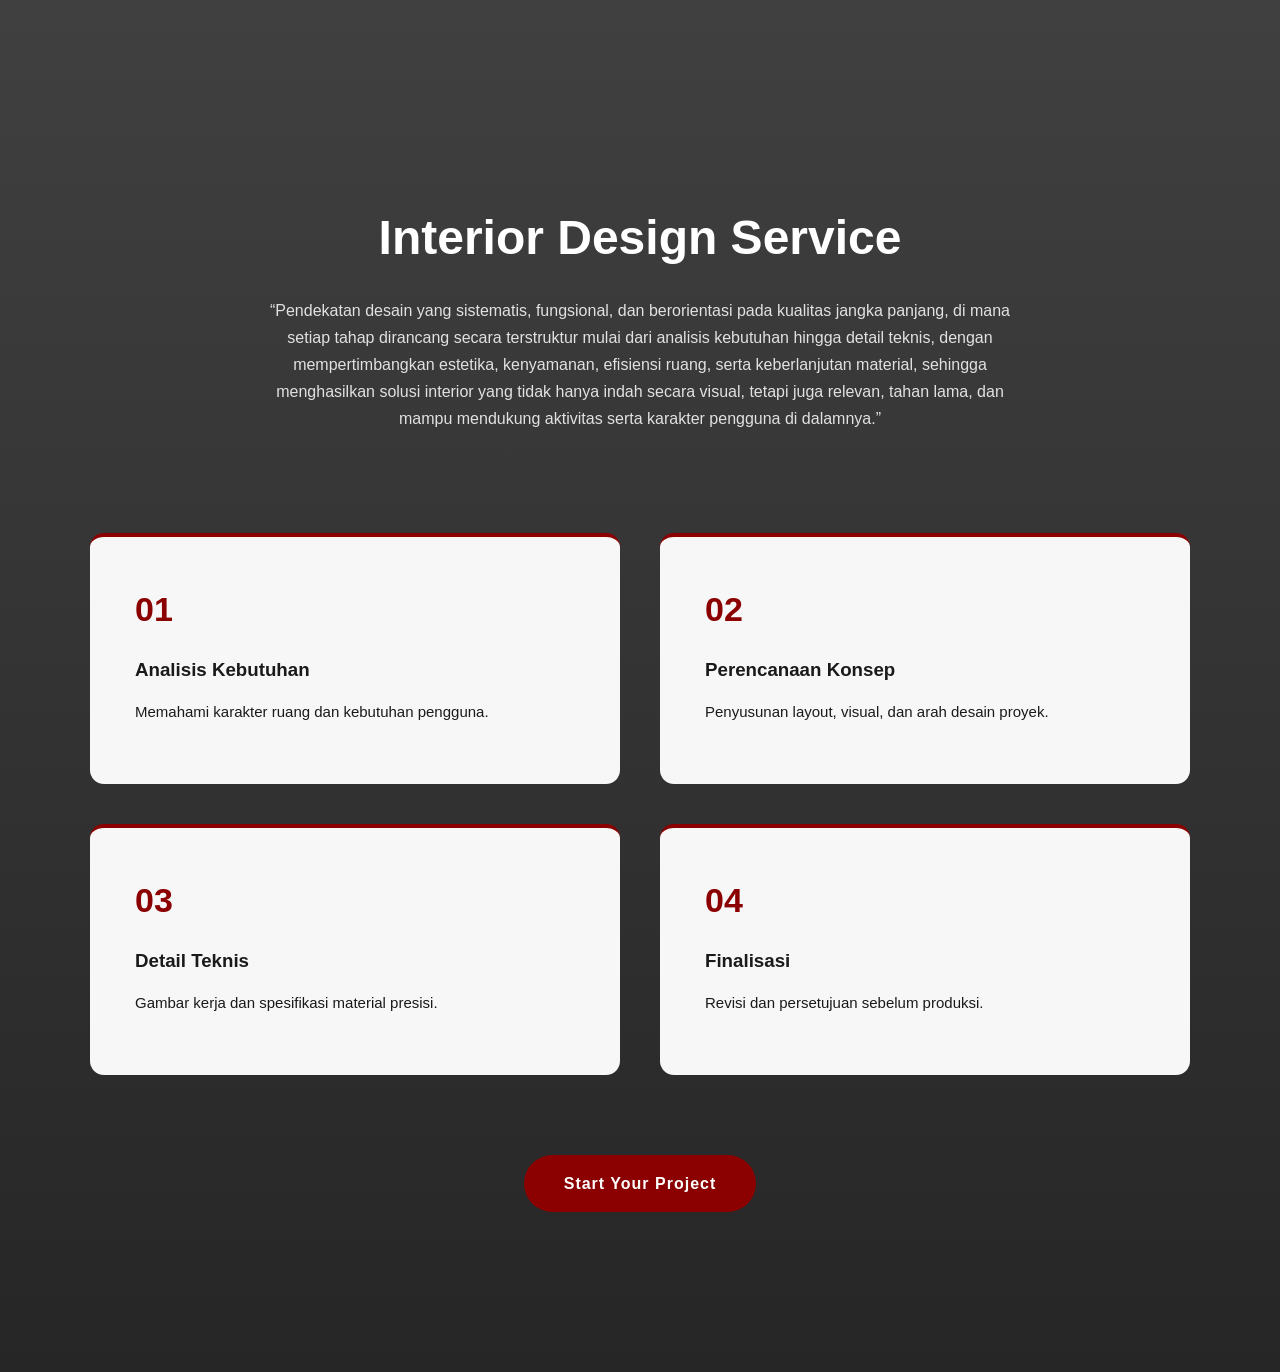
<file: service-design.html>
<!DOCTYPE html>
<html lang="id">
<head>
<meta charset="UTF-8">
<meta name="viewport" content="width=device-width, initial-scale=1.0">
<title>Design Service</title>
<link rel="icon" type="image/png" href="Assets/446101658_424200780505607_5253480664752293322_n.jpg">
</head>
<style>
body {
    margin: 0;
    overflow-x: hidden;
    font-family: 'Segoe UI', sans-serif;
    line-height: 1.6;
    color: #333;
}

.design-parallax {
    position: relative;
    background: url('https://images.unsplash.com/photo-1492724441997-5dc865305da7');
    background-size: cover;
    background-position: center;
    background-attachment: fixed;
    padding: 160px 20px;
    color: white;
}

.design-overlay {
    position: absolute;
    inset: 0;
    background: linear-gradient(
        rgba(0,0,0,0.75),
        rgba(0,0,0,0.85)
    );
    z-index: 1;
}

.design-wrapper {
    position: relative;
    max-width: 1100px;
    margin: auto;
    position: relative;
    z-index: 2;
}

.design-header {
    text-align: center;
    max-width: 750px;
    margin: 0 auto 100px auto;
}

.design-header h1 {
    font-size: 48px;
    margin-bottom: 20px;
    color: #ffffff;
}

.design-header p {
    opacity: 0.85;
    line-height: 1.7;
}

/* CARD GRID */
.design-cards {
    display: grid;
    grid-template-columns: repeat(2, 1fr);
    gap: 40px;
}

/* CARD */
.design-card {
    background: rgba(255,255,255,0.96);
    color: #1a1a1a;
    padding: 45px;
    border-radius: 14px;
    border-top: 4px solid #8B0000;
    transition: 0.4s ease;
    transform: translateY(40px);
    opacity: 0;
}

.design-card:hover {
    transform: translateY(-8px);
    box-shadow: 0 20px 50px rgba(0,0,0,0.15);
}

.design-card span {
    font-size: 34px;
    font-weight: bold;
    color: #8B0000;
    display: block;
    margin-bottom: 15px;
}

.design-card h3 {
    margin-bottom: 15px;
}

.design-card p {
    line-height: 1.6;
    font-size: 15px;
}

/* Reveal animation */
.reveal.active {
    transform: translateY(0);
    opacity: 1;
    transition: 0.8s ease;
}

/* Responsive */
@media (max-width: 768px) {
    .design-cards {
        grid-template-columns: 1fr;
    }

    .design-header h1 {
        font-size: 30px;
    }
}
/* CARD HOVER ENHANCEMENT */
.design-card {
    position: relative;
    overflow: hidden;
    transition: all 0.4s ease;
}

.design-card::after {
    content: "";
    position: absolute;
    left: 0;
    bottom: 0;
    width: 0%;
    height: 4px;
    background: #8B0000;
    transition: 0.4s ease;
}

.design-card:hover {
    transform: translateY(-10px);
    box-shadow: 0 25px 60px rgba(0,0,0,0.18);
}

.design-card:hover::after {
    width: 100%;
}

/* CTA SECTION */
.design-cta {
    text-align: center;
    margin-top: 80px;
}

.cta-button {
    display: inline-block;
    padding: 16px 40px;
    background: #8B0000;
    color: white;
    text-decoration: none;
    font-weight: 600;
    border-radius: 50px;
    transition: all 0.4s ease;
    letter-spacing: 1px;
}

.cta-button:hover {
    background: white;
    color: #8B0000;
    box-shadow: 0 10px 30px rgba(139,0,0,0.4);
    transform: translateY(-4px);
}
</style>

<body>
<section class="design-parallax">

    <div class="design-overlay"></div>

    <div class="design-wrapper">

        <div class="design-header">
            <h1>Interior Design Service</h1>
            <p>
                “Pendekatan desain yang sistematis, fungsional, dan berorientasi pada kualitas jangka panjang, di mana setiap tahap dirancang secara terstruktur mulai dari analisis kebutuhan hingga detail teknis, dengan mempertimbangkan estetika, kenyamanan, efisiensi ruang, serta keberlanjutan material, sehingga menghasilkan solusi interior yang tidak hanya indah secara visual, tetapi juga relevan, tahan lama, dan mampu mendukung aktivitas serta karakter pengguna di dalamnya.”
            </p>
        </div>

        <div class="design-cards">

            <div class="design-card reveal">
                <span>01</span>
                <h3>Analisis Kebutuhan</h3>
                <p>Memahami karakter ruang dan kebutuhan pengguna.</p>
            </div>

            <div class="design-card reveal">
                <span>02</span>
                <h3>Perencanaan Konsep</h3>
                <p>Penyusunan layout, visual, dan arah desain proyek.</p>
            </div>

            <div class="design-card reveal">
                <span>03</span>
                <h3>Detail Teknis</h3>
                <p>Gambar kerja dan spesifikasi material presisi.</p>
            </div>

            <div class="design-card reveal">
                <span>04</span>
                <h3>Finalisasi</h3>
                <p>Revisi dan persetujuan sebelum produksi.</p>
            </div>

        </div>
        <div class="design-cta">
            <a href="index.html" class="cta-button">Start Your Project</a>
        </div>
    </div>
    

</section>

<script>
const reveals = document.querySelectorAll(".reveal");

function revealOnScroll() {
    reveals.forEach(element => {
        const windowHeight = window.innerHeight;
        const elementTop = element.getBoundingClientRect().top;
        const visiblePoint = 100;

        if (elementTop < windowHeight - visiblePoint) {
            element.classList.add("active");
        }
    });
}

window.addEventListener("scroll", revealOnScroll);
</script>
</body>
</html>
</file>
